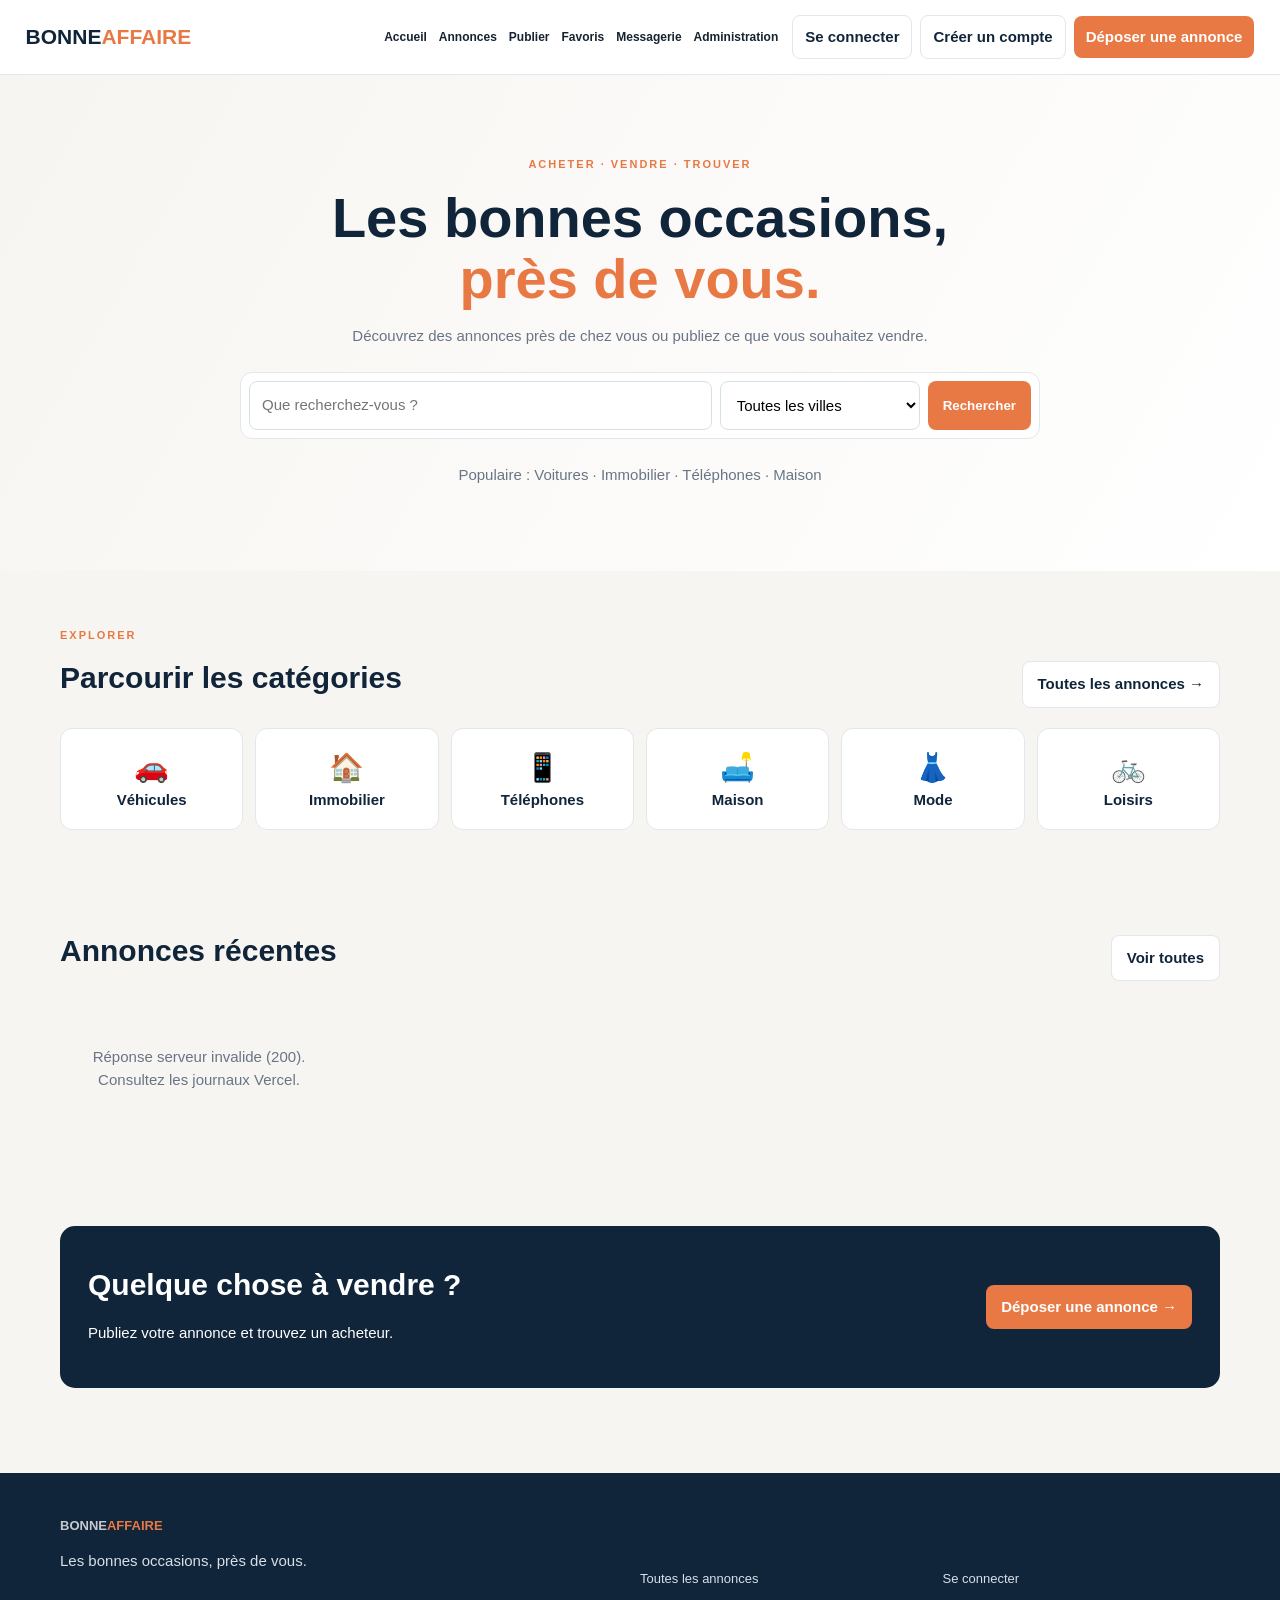
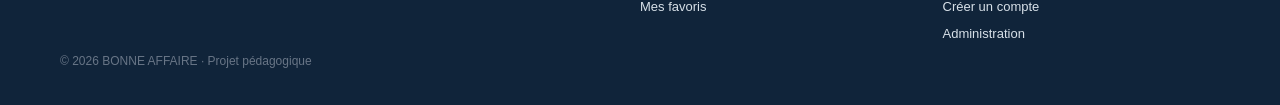
<file: index.html>
<!doctype html>
<html lang="fr">

<head>
    <meta charset="utf-8">
    <meta name="viewport" content="width=device-width,initial-scale=1">
    <title>Index | BONNE AFFAIRE</title>
    <link rel="stylesheet" href="style.css">
</head>

<body>
    <header class="header">
        <div class="container nav">
            <a class="logo" href="index.html">BONNE<span>AFFAIRE</span></a>
            <button class="mobile outline"
                onclick="document.querySelector('.links').classList.toggle('open')">☰</button>
            <nav class="links"><a href="index.html">Accueil</a><a href="recherche.html">Annonces</a><a
                    href="publier.html">Publier</a><a href="favoris.html">Favoris</a><a
                    href="messagerie.html">Messagerie</a><a href="admin.html">Administration</a></nav>
            <div class="nav-actions"><a class="btn outline" href="connexion.html">Se connecter</a><a class="btn outline"
                    href="inscription.html">Créer un compte</a><a class="btn primary" href="publier.html">Déposer une
                    annonce</a></div>
        </div>
    </header>
    <main>
        <section class="hero">
            <div class="container">
                <p class="eyebrow">Acheter · Vendre · Trouver</p>
                <h1>Les bonnes occasions,<br><span>près de vous.</span></h1>
                <p class="lead">Découvrez des annonces près de chez vous ou publiez ce que vous souhaitez vendre.</p>
                <form class="searchbar" action="recherche.html"><input name="q"
                        placeholder="Que recherchez-vous ?"><select name="ville">
                        <option value="">Toutes les villes</option>
                        <option>Casablanca</option>
                        <option>Rabat</option>
                        <option>Marrakech</option>
                        <option>Fès</option>
                        <option>Tanger</option>
                    </select><button class="primary">Rechercher</button></form>
                <p class="muted">Populaire : Voitures · Immobilier · Téléphones · Maison</p>
            </div>
        </section>
        <section class="section">
            <div class="container">
                <div class="section-head">
                    <div>
                        <p class="eyebrow">Explorer</p>
                        <h2>Parcourir les catégories</h2>
                    </div><a class="btn outline" href="recherche.html">Toutes les annonces →</a>
                </div>
                <div class="categories"><a class="category"
                        href="recherche.html?categorie=Véhicules"><span>🚗</span>Véhicules</a><a class="category"
                        href="recherche.html?categorie=Immobilier"><span>🏠</span>Immobilier</a><a class="category"
                        href="recherche.html?categorie=Téléphones"><span>📱</span>Téléphones</a><a class="category"
                        href="recherche.html?categorie=Maison"><span>🛋️</span>Maison</a><a class="category"
                        href="recherche.html?categorie=Mode"><span>👗</span>Mode</a><a class="category"
                        href="recherche.html?categorie=Loisirs"><span>🚲</span>Loisirs</a></div>
            </div>
        </section>
        <section class="section">
            <div class="container">
                <div class="section-head">
                    <h2>Annonces récentes</h2><a class="btn outline" href="recherche.html">Voir toutes</a>
                </div>
                <div id="home-list" class="grid"></div>
            </div>
        </section>
        <section class="section">
            <div class="container banner">
                <div>
                    <h2>Quelque chose à vendre ?</h2>
                    <p>Publiez votre annonce et trouvez un acheteur.</p>
                </div><a class="btn primary" href="publier.html">Déposer une annonce →</a>
            </div>
        </section>
    </main>
    <footer class="footer">
        <div class="container footer-grid">
            <div><a class="logo" style="color:rgba(255, 255, 255, 0.761)" href="index.html">BONNE<span>AFFAIRE</span></a>
                <p>Les bonnes occasions, près de vous.</p>
            </div>
            <div>
                <h3>Explorer</h3><a href="recherche.html">Toutes les annonces</a><a href="favoris.html">Mes favoris</a>
            </div>
            <div>
                <h3>Compte</h3><a href="connexion.html">Se connecter</a><a href="inscription.html">Créer un compte</a><a
                    href="admin.html">Administration</a>
            </div>
        </div>
        <div class="container small">© 2026 BONNE AFFAIRE · Projet pédagogique</div>
    </footer>
    <div id="toast" class="toast hidden"></div>
    <script src="app.js"></script>
</body>

</html>
</file>
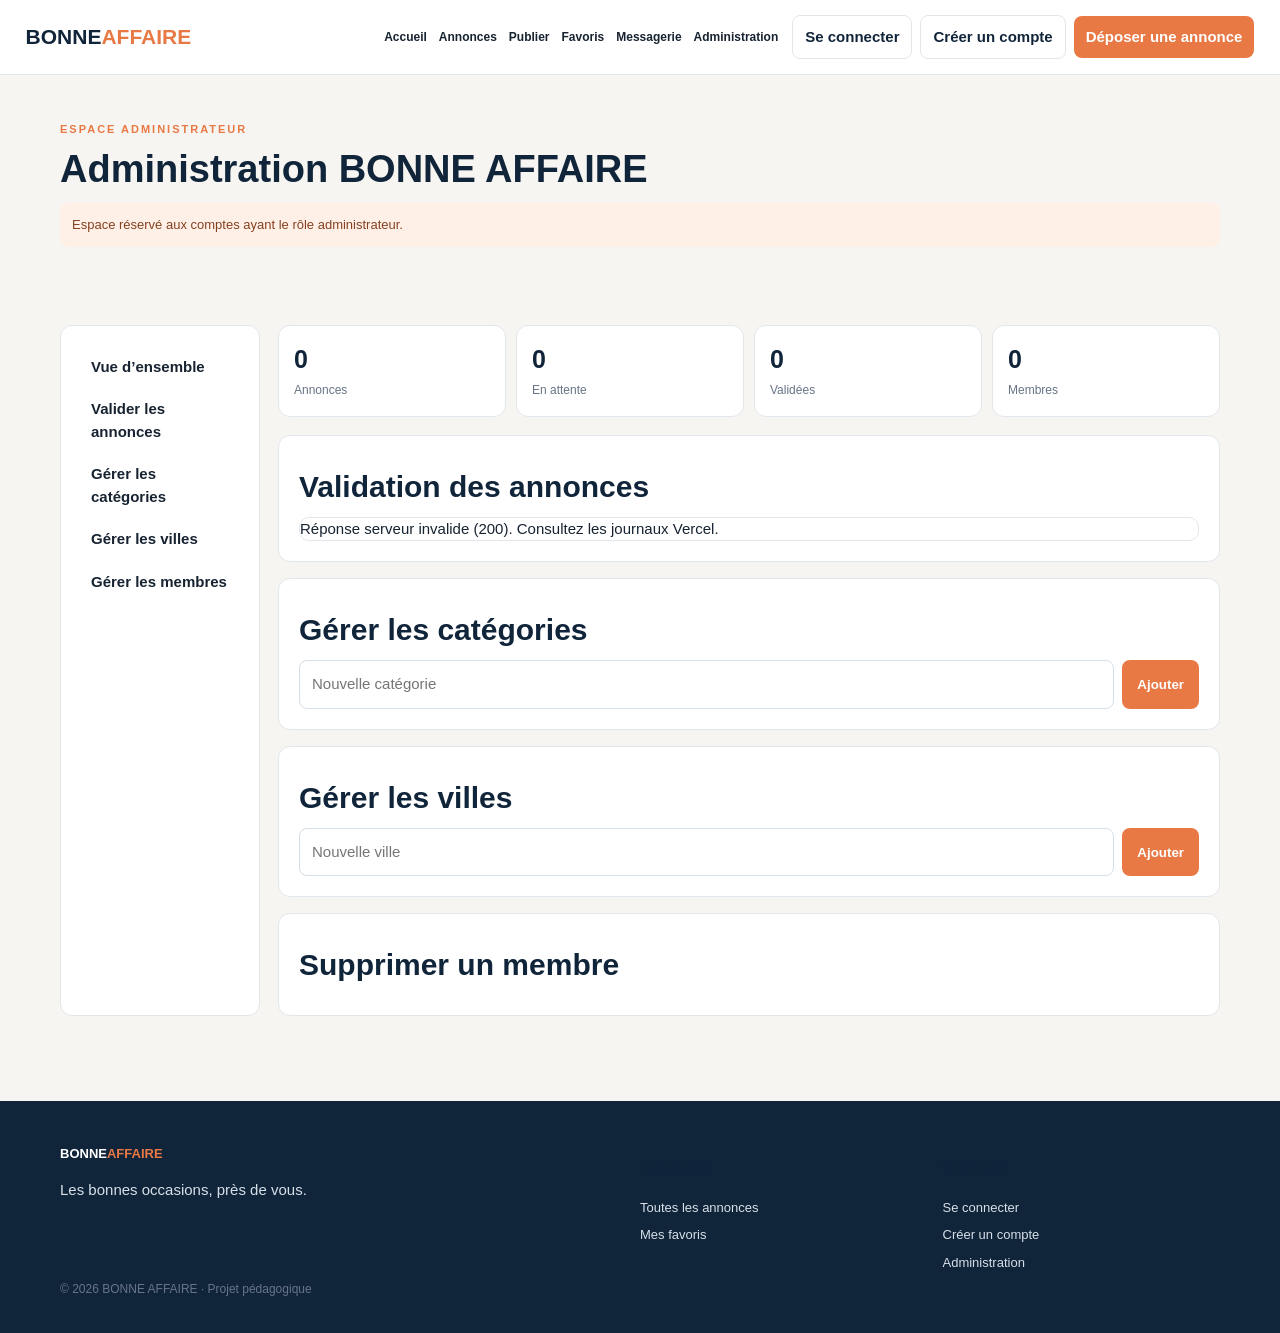
<file: admin.html>
<!doctype html>
<html lang="fr">

<head>
    <meta charset="utf-8">
    <meta name="viewport" content="width=device-width,initial-scale=1">
    <title>Admin | BONNE AFFAIRE</title>
    <link rel="stylesheet" href="style.css">
</head>

<body>
    <header class="header">
        <div class="container nav"><a class="logo" href="index.html">BONNE<span>AFFAIRE</span></a><button
                class="mobile outline" onclick="document.querySelector('.links').classList.toggle('open')">☰</button>
            <nav class="links"><a href="index.html">Accueil</a><a href="recherche.html">Annonces</a><a
                    href="publier.html">Publier</a><a href="favoris.html">Favoris</a><a
                    href="messagerie.html">Messagerie</a><a href="admin.html">Administration</a></nav>
            <div class="nav-actions"><a class="btn outline" href="connexion.html">Se connecter</a><a class="btn outline"
                    href="inscription.html">Créer un compte</a><a class="btn primary" href="publier.html">Déposer une
                    annonce</a></div>
        </div>
    </header>
    <main>
        <div class="container page-intro">
            <p class="eyebrow">Espace administrateur</p>
            <h1>Administration BONNE AFFAIRE</h1>
            <p class="notice">Espace réservé aux comptes ayant le rôle administrateur.</p>
        </div>
        <section class="section">
            <div class="container admin-layout">
                <aside class="panel admin-nav"><a href="#overview">Vue d’ensemble</a><a href="#moderation">Valider les
                        annonces</a><a href="#categories">Gérer les catégories</a><a href="#cities">Gérer les
                        villes</a><a href="#members">Gérer les membres</a></aside>
                <div>
                    <div id="overview" class="stats">
                        <div class="stat"><strong id="total">0</strong><span>Annonces</span></div>
                        <div class="stat"><strong id="pending">0</strong><span>En attente</span></div>
                        <div class="stat"><strong id="approved">0</strong><span>Validées</span></div>
                        <div class="stat"><strong id="members-count">0</strong><span>Membres</span></div>
                    </div>
                    <div id="moderation" class="panel">
                        <h2>Validation des annonces</h2>
                        <div id="admin-ads" class="table-wrap"></div>
                    </div>
                    <div id="categories" class="panel" style="margin-top:16px">
                        <h2>Gérer les catégories</h2>
                        <form id="category-form" class="inline-form"><input id="new-category" required
                                placeholder="Nouvelle catégorie"><button class="primary">Ajouter</button></form>
                        <div id="cat-list"></div>
                    </div>
                    <div id="cities" class="panel" style="margin-top:16px">
                        <h2>Gérer les villes</h2>
                        <form id="city-form" class="inline-form"><input id="new-city" required
                                placeholder="Nouvelle ville"><button class="primary">Ajouter</button></form>
                        <div id="city-list"></div>
                    </div>
                    <div id="members" class="panel" style="margin-top:16px">
                        <h2>Supprimer un membre</h2>
                        <div id="member-list"></div>
                    </div>
                </div>
            </div>
        </section>
    </main>
    <footer class="footer">
        <div class="container footer-grid">
            <div><a class="logo" style="color:white" href="index.html">BONNE<span>AFFAIRE</span></a>
                <p>Les bonnes occasions, près de vous.</p>
            </div>
            <div>
                <h3>Explorer</h3><a href="recherche.html">Toutes les annonces</a><a href="favoris.html">Mes favoris</a>
            </div>
            <div>
                <h3>Compte</h3><a href="connexion.html">Se connecter</a><a href="inscription.html">Créer un compte</a><a
                    href="admin.html">Administration</a>
            </div>
        </div>
        <div class="container small">© 2026 BONNE AFFAIRE · Projet pédagogique</div>
    </footer>
    <div id="toast" class="toast hidden"></div>
    <script src="app.js"></script>
</body>

</html>
</file>
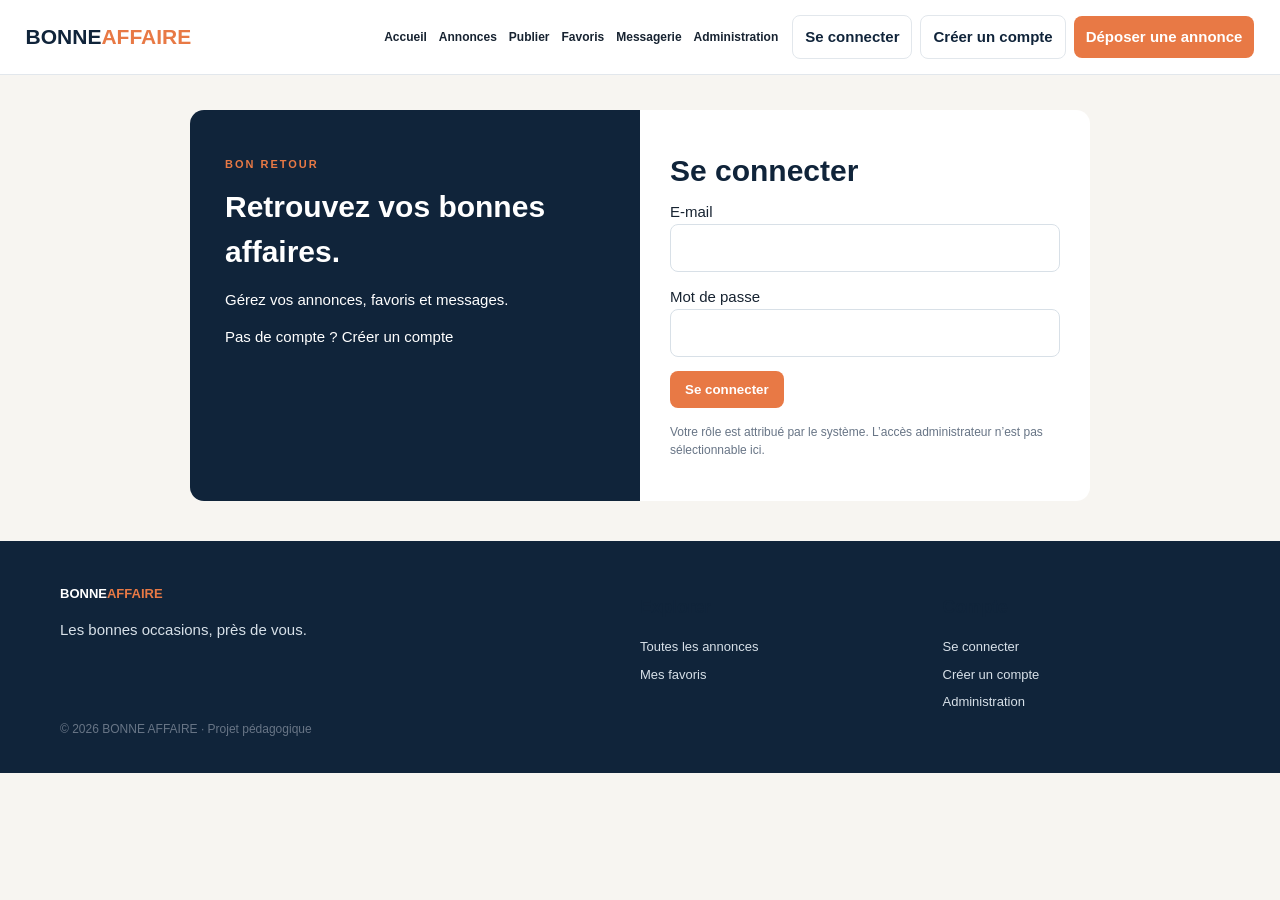
<file: connexion.html>
<!doctype html>
<html lang="fr">

<head>
    <meta charset="utf-8">
    <meta name="viewport" content="width=device-width,initial-scale=1">
    <title>Connexion | BONNE AFFAIRE</title>
    <link rel="stylesheet" href="style.css">
</head>

<body>
    <header class="header">
        <div class="container nav"><a class="logo" href="index.html">BONNE<span>AFFAIRE</span></a><button
                class="mobile outline" onclick="document.querySelector('.links').classList.toggle('open')">☰</button>
            <nav class="links"><a href="index.html">Accueil</a><a href="recherche.html">Annonces</a><a
                    href="publier.html">Publier</a><a href="favoris.html">Favoris</a><a
                    href="messagerie.html">Messagerie</a><a href="admin.html">Administration</a></nav>
            <div class="nav-actions"><a class="btn outline" href="connexion.html">Se connecter</a><a class="btn outline"
                    href="inscription.html">Créer un compte</a><a class="btn primary" href="publier.html">Déposer une
                    annonce</a></div>
        </div>
    </header>
    <main>
        <div class="container">
            <div class="auth">
                <div class="auth-side">
                    <p class="eyebrow">Bon retour</p>
                    <h2>Retrouvez vos bonnes affaires.</h2>
                    <p>Gérez vos annonces, favoris et messages.</p>
                    <p>Pas de compte ? <a href="inscription.html">Créer un compte</a></p>
                </div>
                <div class="auth-main">
                    <h2>Se connecter</h2>
                    <form id="login-form">
                        <div class="field"><label>E-mail</label><input id="login-email" name="email" type="email" required></div>
                        <div class="field"><label>Mot de passe</label><input id="login-password" type="password"
                                required minlength="4"></div>
                        <button class="primary">Se connecter</button>
                        <p id="login-msg" class="muted"></p>
                    </form>
                    <p class="small">Votre rôle est attribué par le système. L’accès administrateur n’est pas sélectionnable ici.</p>
                </div>
            </div>
        </div>
    </main>
    <footer class="footer">
        <div class="container footer-grid">
            <div><a class="logo" style="color:white" href="index.html">BONNE<span>AFFAIRE</span></a>
                <p>Les bonnes occasions, près de vous.</p>
            </div>
            <div>
                <h3>Explorer</h3><a href="recherche.html">Toutes les annonces</a><a href="favoris.html">Mes favoris</a>
            </div>
            <div>
                <h3>Compte</h3><a href="connexion.html">Se connecter</a><a href="inscription.html">Créer un compte</a><a
                    href="admin.html">Administration</a>
            </div>
        </div>
        <div class="container small">© 2026 BONNE AFFAIRE · Projet pédagogique</div>
    </footer>
    <div id="toast" class="toast hidden"></div>
    <script src="app.js"></script>
</body>

</html>
</file>
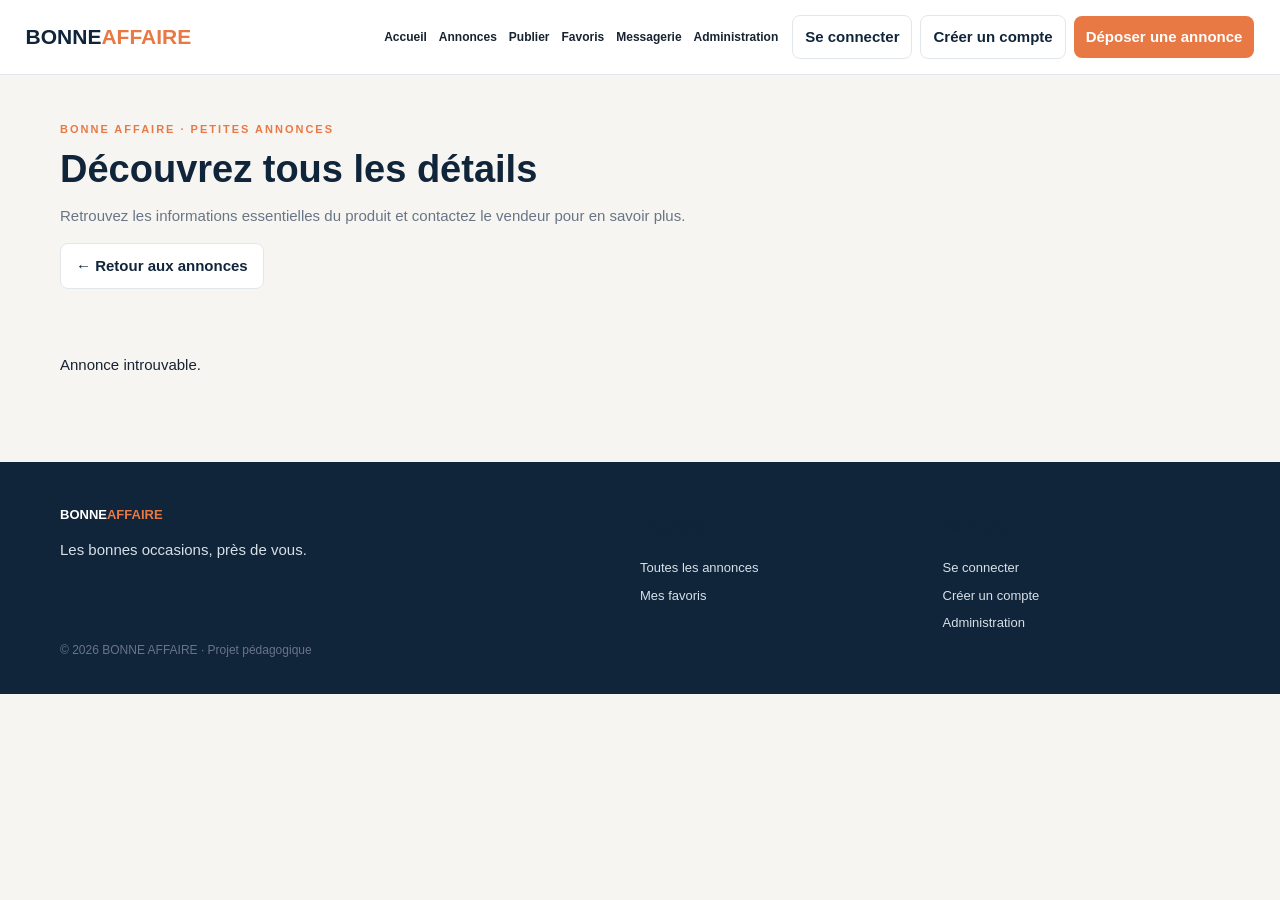
<file: detail.html>
<!doctype html>
<html lang="fr">

<head>
    <meta charset="utf-8">
    <meta name="viewport" content="width=device-width,initial-scale=1">
    <title>Detail | BONNE AFFAIRE</title>
    <link rel="stylesheet" href="style.css">
</head>

<body>
    <header class="header">
        <div class="container nav"><a class="logo" href="index.html">BONNE<span>AFFAIRE</span></a><button
                class="mobile outline" onclick="document.querySelector('.links').classList.toggle('open')">☰</button>
            <nav class="links"><a href="index.html">Accueil</a><a href="recherche.html">Annonces</a><a
                    href="publier.html">Publier</a><a href="favoris.html">Favoris</a><a
                    href="messagerie.html">Messagerie</a><a href="admin.html">Administration</a></nav>
            <div class="nav-actions"><a class="btn outline" href="connexion.html">Se connecter</a><a class="btn outline"
                    href="inscription.html">Créer un compte</a><a class="btn primary" href="publier.html">Déposer une
                    annonce</a></div>
        </div>
    </header>
    <main>
    <div class="container page-intro">
    <p class="eyebrow">BONNE AFFAIRE · Petites annonces</p>
    <h1>Découvrez tous les détails</h1>
    <p class="muted">
        Retrouvez les informations essentielles du produit
        et contactez le vendeur pour en savoir plus.
    </p>
    <a class="btn outline" href="recherche.html">
        ← Retour aux annonces
    </a>
</div>

        <section class="section">
            <div class="container" id="detail"></div>
        </section>
    </main>
    <footer class="footer">
        <div class="container footer-grid">
            <div><a class="logo" style="color:white" href="index.html">BONNE<span>AFFAIRE</span></a>
                <p>Les bonnes occasions, près de vous.</p>
            </div>
            <div>
                <h3>Explorer</h3><a href="recherche.html">Toutes les annonces</a><a href="favoris.html">Mes favoris</a>
            </div>
            <div>
                <h3>Compte</h3><a href="connexion.html">Se connecter</a><a href="inscription.html">Créer un compte</a><a
                    href="admin.html">Administration</a>
            </div>
        </div>
        <div class="container small">© 2026 BONNE AFFAIRE · Projet pédagogique</div>
    </footer>
    <div id="toast" class="toast hidden"></div>
    <script src="app.js"></script>
</body>

</html>
</file>
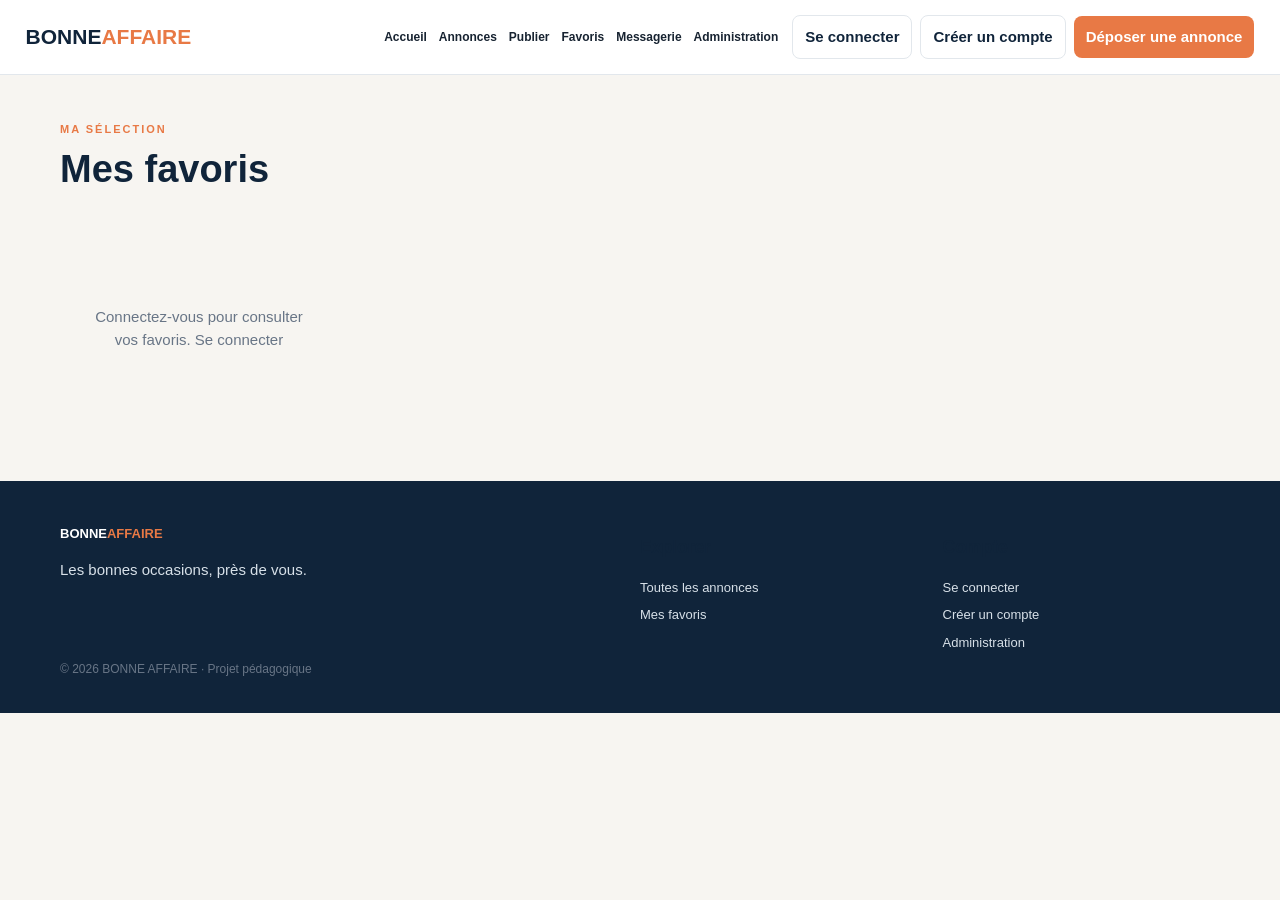
<file: favoris.html>
<!doctype html>
<html lang="fr">

<head>
    <meta charset="utf-8">
    <meta name="viewport" content="width=device-width,initial-scale=1">
    <title>Favoris | BONNE AFFAIRE</title>
    <link rel="stylesheet" href="style.css">
</head>

<body>
    <header class="header">
        <div class="container nav"><a class="logo" href="index.html">BONNE<span>AFFAIRE</span></a><button
                class="mobile outline" onclick="document.querySelector('.links').classList.toggle('open')">☰</button>
            <nav class="links"><a href="index.html">Accueil</a><a href="recherche.html">Annonces</a><a
                    href="publier.html">Publier</a><a href="favoris.html">Favoris</a><a
                    href="messagerie.html">Messagerie</a><a href="admin.html">Administration</a></nav>
            <div class="nav-actions"><a class="btn outline" href="connexion.html">Se connecter</a><a class="btn outline"
                    href="inscription.html">Créer un compte</a><a class="btn primary" href="publier.html">Déposer une
                    annonce</a></div>
        </div>
    </header>
    <main>
        <div class="container page-intro">
            <p class="eyebrow">Ma sélection</p>
            <h1>Mes favoris</h1>
        </div>
        <section class="section">
            <div class="container">
                <div id="fav-list" class="grid"></div>
                <p id="fav-empty" class="empty hidden">Pas encore de favoris. <a href="recherche.html">Explorer les
                        annonces</a></p>
            </div>
        </section>
    </main>
    <footer class="footer">
        <div class="container footer-grid">
            <div><a class="logo" style="color:white" href="index.html">BONNE<span>AFFAIRE</span></a>
                <p>Les bonnes occasions, près de vous.</p>
            </div>
            <div>
                <h3>Explorer</h3><a href="recherche.html">Toutes les annonces</a><a href="favoris.html">Mes favoris</a>
            </div>
            <div>
                <h3>Compte</h3><a href="connexion.html">Se connecter</a><a href="inscription.html">Créer un compte</a><a
                    href="admin.html">Administration</a>
            </div>
        </div>
        <div class="container small">© 2026 BONNE AFFAIRE · Projet pédagogique</div>
    </footer>
    <div id="toast" class="toast hidden"></div>
    <script src="app.js"></script>
</body>

</html>
</file>
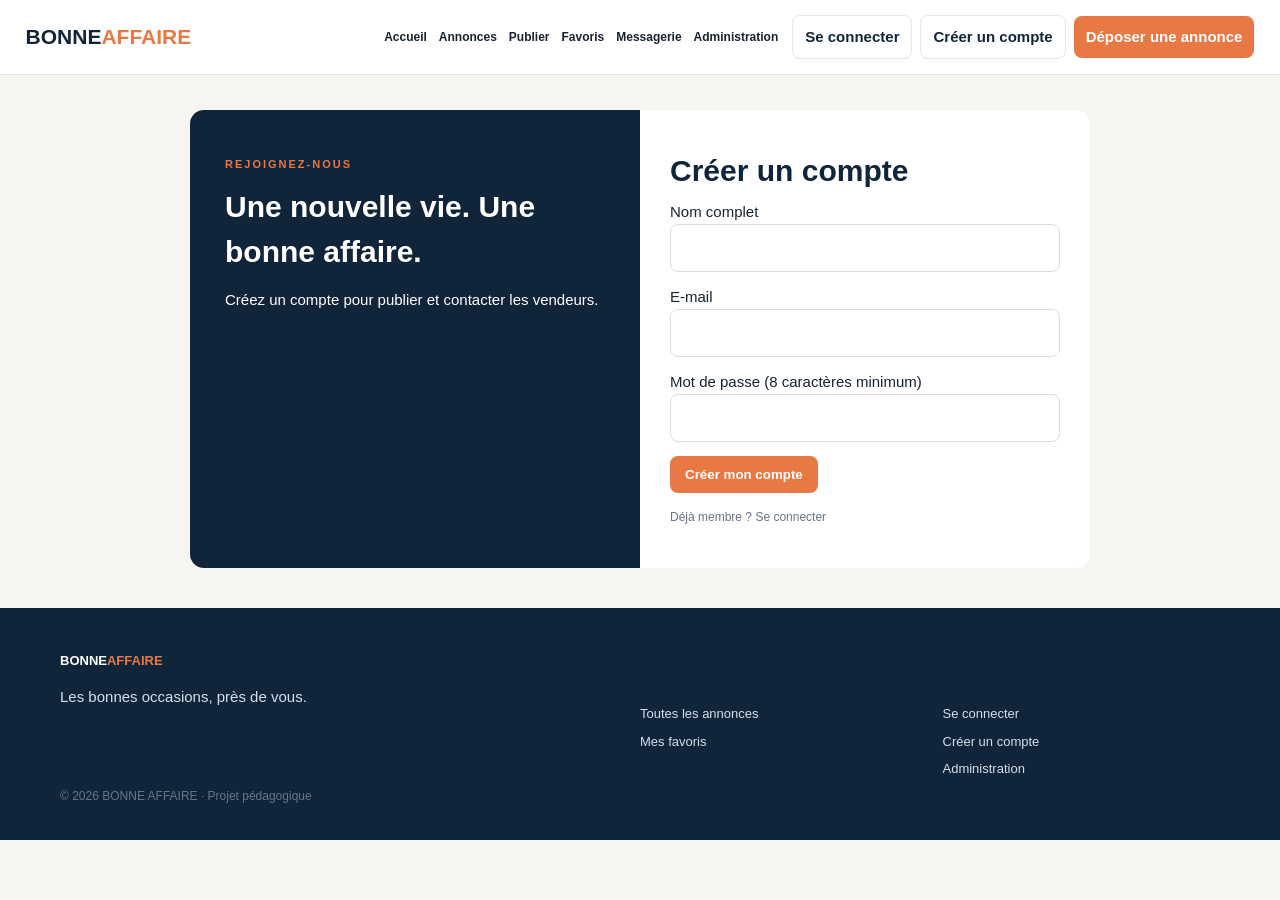
<file: inscription.html>
<!doctype html>
<html lang="fr">

<head>
    <meta charset="utf-8">
    <meta name="viewport" content="width=device-width,initial-scale=1">
    <title>Inscription | BONNE AFFAIRE</title>
    <link rel="stylesheet" href="style.css">
</head>

<body>
    <header class="header">
        <div class="container nav"><a class="logo" href="index.html">BONNE<span>AFFAIRE</span></a><button
                class="mobile outline" onclick="document.querySelector('.links').classList.toggle('open')">☰</button>
            <nav class="links"><a href="index.html">Accueil</a><a href="recherche.html">Annonces</a><a
                    href="publier.html">Publier</a><a href="favoris.html">Favoris</a><a
                    href="messagerie.html">Messagerie</a><a href="admin.html">Administration</a></nav>
            <div class="nav-actions"><a class="btn outline" href="connexion.html">Se connecter</a><a class="btn outline"
                    href="inscription.html">Créer un compte</a><a class="btn primary" href="publier.html">Déposer une
                    annonce</a></div>
        </div>
    </header>
    <main>
        <div class="container">
            <div class="auth">
                <div class="auth-side">
                    <p class="eyebrow">Rejoignez-nous</p>
                    <h2>Une nouvelle vie. Une bonne affaire.</h2>
                    <p>Créez un compte pour publier et contacter les vendeurs.</p>
                </div>
                <div class="auth-main">
                    <h2>Créer un compte</h2>
                    <form id="register-form">
                        <div class="field"><label>Nom complet</label><input id="name" name="name" maxlength="150" required></div>
                        <div class="field"><label>E-mail</label><input id="email" name="email" type="email" required></div>
                        <div class="field"><label>Mot de passe (8 caractères minimum)</label><input id="password" name="password" type="password" minlength="8"
                                required></div><button class="primary">Créer mon compte</button>
                        <p id="reg-msg" class="muted"></p>
                    </form>
                    <p class="small">Déjà membre ? <a href="connexion.html">Se connecter</a></p>
                </div>
            </div>
        </div>
    </main>
    <footer class="footer">
        <div class="container footer-grid">
            <div><a class="logo" style="color:white" href="index.html">BONNE<span>AFFAIRE</span></a>
                <p>Les bonnes occasions, près de vous.</p>
            </div>
            <div>
                <h3>Explorer</h3><a href="recherche.html">Toutes les annonces</a><a href="favoris.html">Mes favoris</a>
            </div>
            <div>
                <h3>Compte</h3><a href="connexion.html">Se connecter</a><a href="inscription.html">Créer un compte</a><a
                    href="admin.html">Administration</a>
            </div>
        </div>
        <div class="container small">© 2026 BONNE AFFAIRE · Projet pédagogique</div>
    </footer>
    <div id="toast" class="toast hidden"></div>
    <script src="app.js"></script>
</body>

</html>
</file>
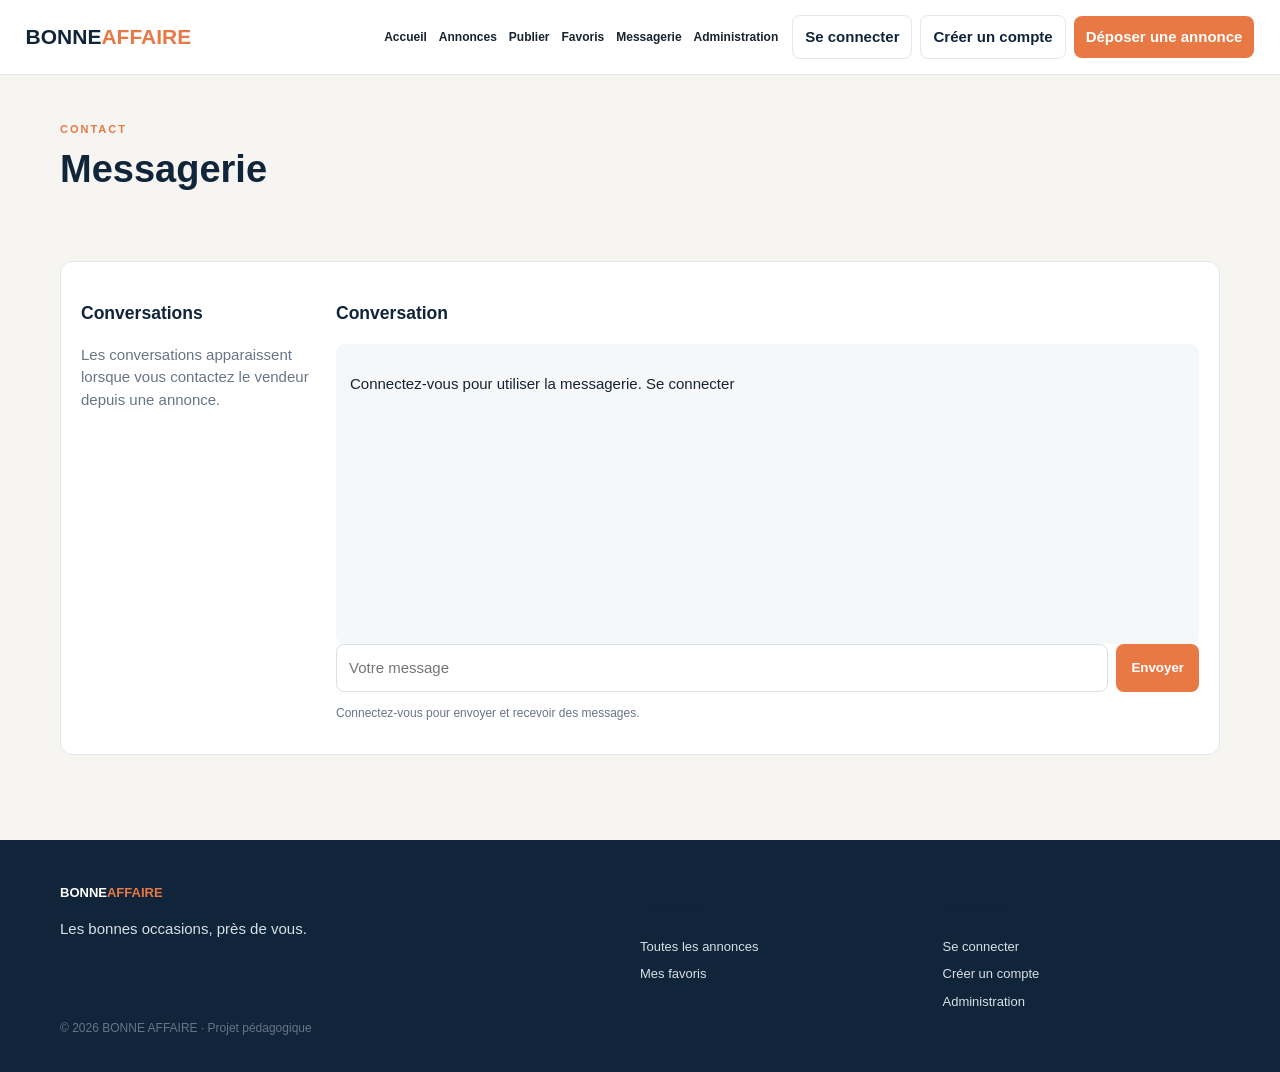
<file: messagerie.html>
<!doctype html>
<html lang="fr">

<head>
    <meta charset="utf-8">
    <meta name="viewport" content="width=device-width,initial-scale=1">
    <title>Messagerie | BONNE AFFAIRE</title>
    <link rel="stylesheet" href="style.css">
</head>

<body>
    <header class="header">
        <div class="container nav"><a class="logo" href="index.html">BONNE<span>AFFAIRE</span></a><button
                class="mobile outline" onclick="document.querySelector('.links').classList.toggle('open')">☰</button>
            <nav class="links"><a href="index.html">Accueil</a><a href="recherche.html">Annonces</a><a
                    href="publier.html">Publier</a><a href="favoris.html">Favoris</a><a
                    href="messagerie.html">Messagerie</a><a href="admin.html">Administration</a></nav>
            <div class="nav-actions"><a class="btn outline" href="connexion.html">Se connecter</a><a class="btn outline"
                    href="inscription.html">Créer un compte</a><a class="btn primary" href="publier.html">Déposer une
                    annonce</a></div>
        </div>
    </header>
    <main>
        <div class="container page-intro">
            <p class="eyebrow">Contact</p>
            <h1>Messagerie</h1>
        </div>
        <section class="section">
            <div class="container panel">
                <div class="message-layout">
                    <div>
                        <h3>Conversations</h3>
                        <p class="muted">Les conversations apparaissent lorsque vous contactez le vendeur depuis une annonce.</p>
                    </div>
                    <div>
                        <h3 id="chat-title">Conversation</h3>
                        <div class="chat-log" id="chat-log"></div>
                        <form id="message-form" class="inline-form"><input id="message" name="message" required
                                placeholder="Votre message"><button class="primary">Envoyer</button></form>
                        <p class="small">Connectez-vous pour envoyer et recevoir des messages.</p>
                    </div>
                </div>
            </div>
        </section>
    </main>
    <footer class="footer">
        <div class="container footer-grid">
            <div><a class="logo" style="color:white" href="index.html">BONNE<span>AFFAIRE</span></a>
                <p>Les bonnes occasions, près de vous.</p>
            </div>
            <div>
                <h3>Explorer</h3><a href="recherche.html">Toutes les annonces</a><a href="favoris.html">Mes favoris</a>
            </div>
            <div>
                <h3>Compte</h3><a href="connexion.html">Se connecter</a><a href="inscription.html">Créer un compte</a><a
                    href="admin.html">Administration</a>
            </div>
        </div>
        <div class="container small">© 2026 BONNE AFFAIRE · Projet pédagogique</div>
    </footer>
    <div id="toast" class="toast hidden"></div>
    <script src="app.js"></script>
</body>

</html>
</file>
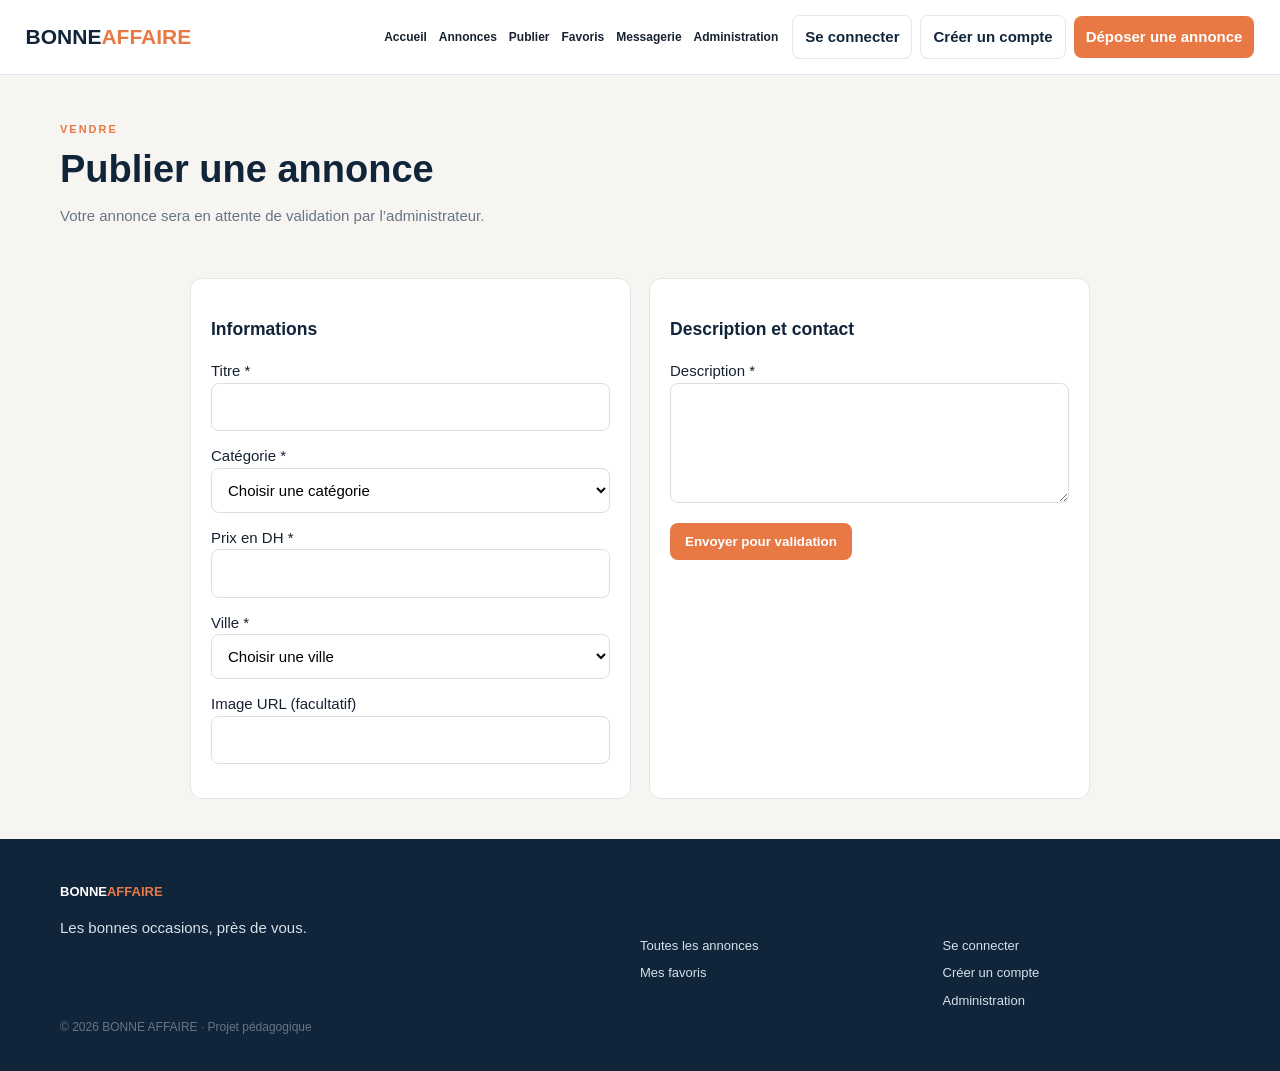
<file: publier.html>
<!doctype html>
<html lang="fr">

<head>
    <meta charset="utf-8">
    <meta name="viewport" content="width=device-width,initial-scale=1">
    <title>Publier | BONNE AFFAIRE</title>
    <link rel="stylesheet" href="style.css">
</head>

<body>
    <header class="header">
        <div class="container nav"><a class="logo" href="index.html">BONNE<span>AFFAIRE</span></a><button
                class="mobile outline" onclick="document.querySelector('.links').classList.toggle('open')">☰</button>
            <nav class="links"><a href="index.html">Accueil</a><a href="recherche.html">Annonces</a><a
                    href="publier.html">Publier</a><a href="favoris.html">Favoris</a><a
                    href="messagerie.html">Messagerie</a><a href="admin.html">Administration</a></nav>
            <div class="nav-actions"><a class="btn outline" href="connexion.html">Se connecter</a><a class="btn outline"
                    href="inscription.html">Créer un compte</a><a class="btn primary" href="publier.html">Déposer une
                    annonce</a></div>
        </div>
    </header>
    <main>
        <div class="container page-intro">
            <p class="eyebrow">Vendre</p>
            <h1>Publier une annonce</h1>
            <p class="muted">Votre annonce sera en attente de validation par l’administrateur.</p>
        </div>
        <div class="container">
            <form id="publish-form" class="form-wrap">
                <div class="form-card">
                    <h3>Informations</h3>
                    <div class="field"><label>Titre *</label><input id="title" name="title" maxlength="200" required></div>
                    <div class="field"><label>Catégorie *</label><select id="category" name="category" required>
                            <option value="">Choisir une catégorie</option>
                        </select></div>
                    <div class="field"><label>Prix en DH *</label><input id="price" name="price" type="number" min="0" step="0.01" required>
                    </div>
                    <div class="field"><label>Ville *</label><select id="city" name="city" required>
                            <option value="">Choisir une ville</option>
                        </select></div>
                    <div class="field"><label>Image URL (facultatif)</label><input id="image" name="image" type="url"></div>
                </div>
                <div class="form-card">
                    <h3>Description et contact</h3>
                    <div class="field"><label>Description *</label><textarea id="description" name="description" required></textarea></div>
                    <button class="primary">Envoyer pour validation</button>
                    <p id="pub-msg"></p>
                </div>
            </form>
        </div>
    </main>
    <footer class="footer">
        <div class="container footer-grid">
            <div><a class="logo" style="color:white" href="index.html">BONNE<span>AFFAIRE</span></a>
                <p>Les bonnes occasions, près de vous.</p>
            </div>
            <div>
                <h3>Explorer</h3><a href="recherche.html">Toutes les annonces</a><a href="favoris.html">Mes favoris</a>
            </div>
            <div>
                <h3>Compte</h3><a href="connexion.html">Se connecter</a><a href="inscription.html">Créer un compte</a><a
                    href="admin.html">Administration</a>
            </div>
        </div>
        <div class="container small">© 2026 BONNE AFFAIRE · Projet pédagogique</div>
    </footer>
    <div id="toast" class="toast hidden"></div>
    <script src="app.js"></script>
</body>

</html>
</file>
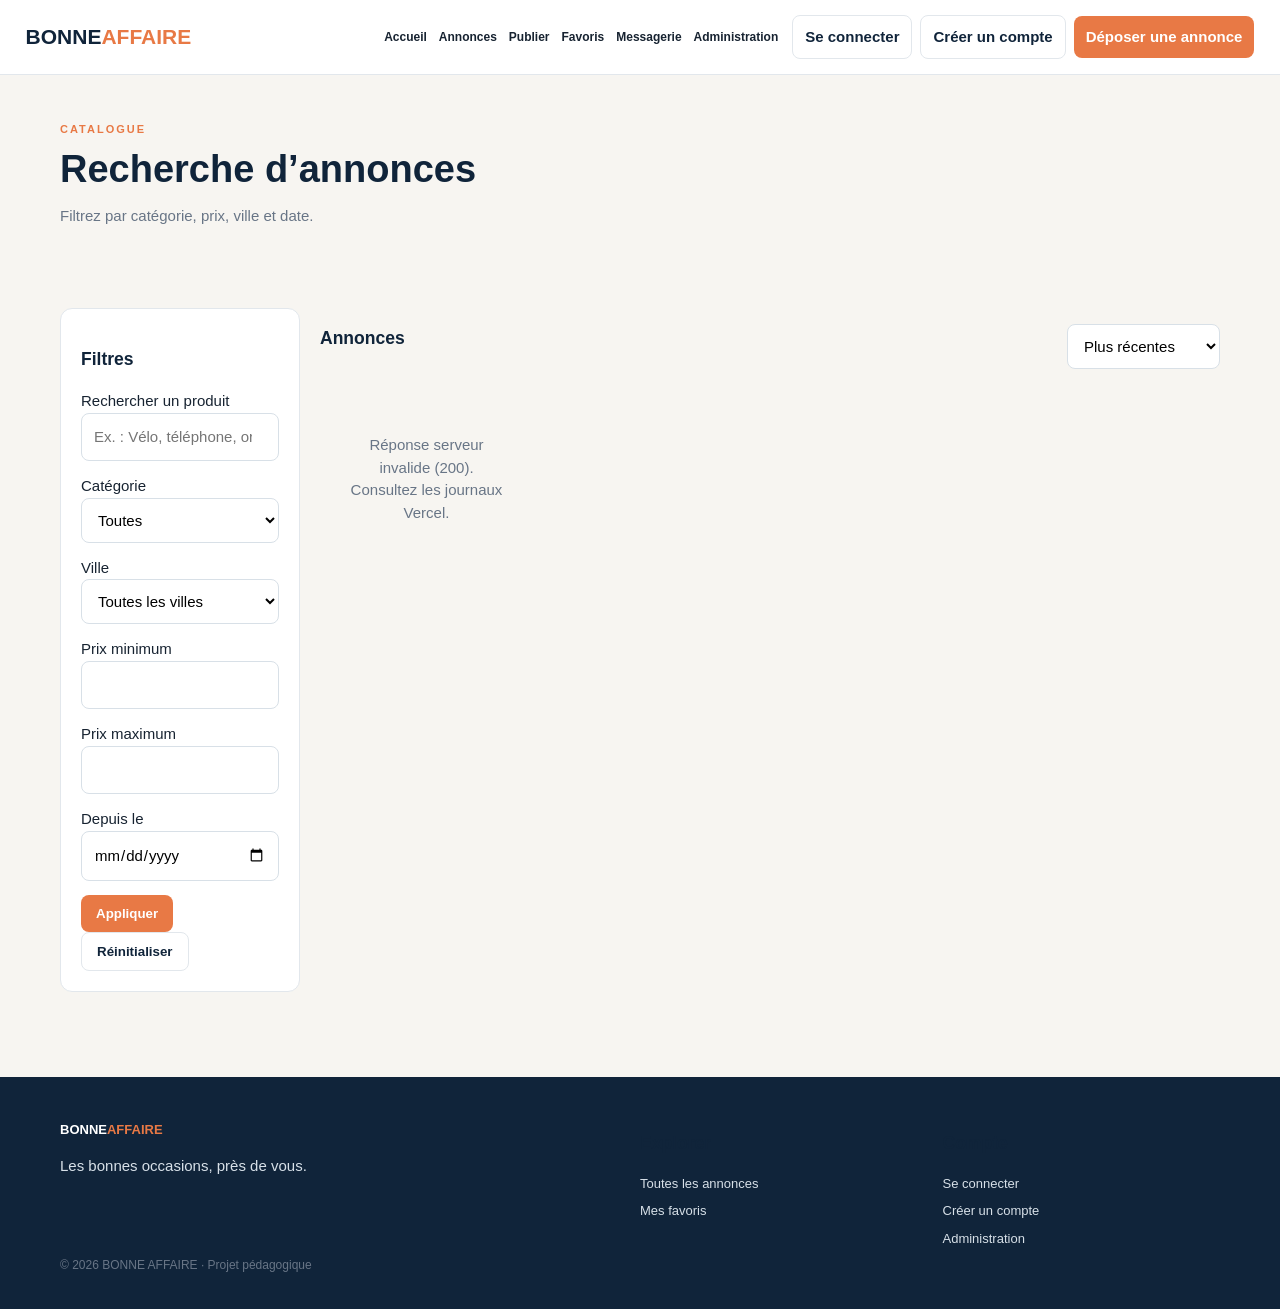
<file: recherche.html>
<!doctype html>
<html lang="fr">

<head>
    <meta charset="utf-8">
    <meta name="viewport" content="width=device-width,initial-scale=1">
    <title>Recherche | BONNE AFFAIRE</title>
    <link rel="stylesheet" href="style.css">
</head>

<body>
    <header class="header">
        <div class="container nav"><a class="logo" href="index.html">BONNE<span>AFFAIRE</span></a><button
                class="mobile outline" onclick="document.querySelector('.links').classList.toggle('open')">☰</button>
            <nav class="links"><a href="index.html">Accueil</a><a href="recherche.html">Annonces</a><a
                    href="publier.html">Publier</a><a href="favoris.html">Favoris</a><a
                    href="messagerie.html">Messagerie</a><a href="admin.html">Administration</a></nav>
            <div class="nav-actions"><a class="btn outline" href="connexion.html">Se connecter</a><a class="btn outline"
                    href="inscription.html">Créer un compte</a><a class="btn primary" href="publier.html">Déposer une
                    annonce</a></div>
        </div>
    </header>
    <main>
        <div class="container page-intro">
            <p class="eyebrow">Catalogue</p>
            <h1>Recherche d’annonces</h1>
            <p class="muted">Filtrez par catégorie, prix, ville et date.</p>
        </div>
        <section class="section">
            <div class="container layout">
                <aside class="panel">
                    <h3>Filtres</h3>
                    <form id="filter-form">
                    <div class="field">
                        <label for="search-keyword">Rechercher un produit</label>
                        <input
                            id="search-keyword"
                            name="q"
                            type="search"
                            placeholder="Ex. : Vélo, téléphone, ordinateur..."
                            autocomplete="off"
                        >
                    </div>
                        <div class="field"><label>Catégorie</label><select name="categorie" id="categorie">
                                <option value="">Toutes</option>
                                <option>Véhicules</option>
                                <option>Immobilier</option>
                                <option>Téléphones</option>
                                <option>Maison</option>
                                <option>Mode</option>
                                <option>Loisirs</option>
                            </select></div>
                        <div class="field"><label>Ville</label><select name="ville" id="ville">
                                <option value="">Toutes les villes</option>
                                <option>Casablanca</option>
                                <option>Rabat</option>
                                <option>Marrakech</option>
                                <option>Fès</option>
                                <option>Tanger</option>
                            </select></div>
                        <div class="field"><label>Prix minimum</label><input name="min" type="number" min="0"></div>
                        <div class="field"><label>Prix maximum</label><input name="max" type="number" min="0"></div>
                        <div class="field"><label>Depuis le</label><input name="date" type="date"></div><button
                            class="primary">Appliquer</button> <button type="reset"
                            class="outline">Réinitialiser</button>
                    </form>
                </aside>
                <div>
                    <div class="section-head">
                        <h3 id="count">Annonces</h3><select id="sort" style="width:auto">
                            <option value="recent">Plus récentes</option>
                            <option value="low">Prix croissant</option>
                            <option value="high">Prix décroissant</option>
                        </select>
                    </div>
                    <div id="search-list" class="grid"></div>
                </div>
            </div>
        </section>
    </main>
    <footer class="footer">
        <div class="container footer-grid">
            <div><a class="logo" style="color:white" href="index.html">BONNE<span>AFFAIRE</span></a>
                <p>Les bonnes occasions, près de vous.</p>
            </div>
            <div>
                <h3>Explorer</h3><a href="recherche.html">Toutes les annonces</a><a href="favoris.html">Mes favoris</a>
            </div>
            <div>
                <h3>Compte</h3><a href="connexion.html">Se connecter</a><a href="inscription.html">Créer un compte</a><a
                    href="admin.html">Administration</a>
            </div>
        </div>
        <div class="container small">© 2026 BONNE AFFAIRE · Projet pédagogique</div>
    </footer>
    <div id="toast" class="toast hidden"></div>
    <script src="app.js"></script>
</body>

</html>
</file>
<file: style.css>
* {
    box-sizing: border-box
}

:root {
    --navy: #10243a;
    --orange: #e87945;
    --cream: #f7f5f1;
    --muted: #687586;
    --line: #e2e7ec
}

body {
    margin: 0;
    background: var(--cream);
    color: #172331;
    font: 15px Arial, sans-serif;
    line-height: 1.5
}

a {
    color: inherit;
    text-decoration: none
}

button,
.btn {
    cursor: pointer;
    border: 0;
    border-radius: 8px;
    padding: 11px 15px;
    font-weight: bold;
    display: inline-block
}

.primary {
    background: var(--orange);
    color: white
}

.outline {
    background: white;
    border: 1px solid var(--line);
    color: var(--navy)
}

.container {
    width: min(1160px, 92%);
    margin: auto
}

.header {
    background: white;
    border-bottom: 1px solid var(--line);
    position: sticky;
    top: 0;
    z-index: 5
}

.nav {
    min-height: 74px;
    display: flex;
    align-items: center;
    gap: 14px;
    flex-wrap: nowrap
}

.header .nav.container {
    width: min(1600px, 96%)
}

.logo {
    font-size: 21px;
    font-weight: 900;
    color: var(--navy);
    white-space: nowrap;
    flex: 0 0 auto
}

.logo span,
h1 span {
    color: var(--orange)
}

.links {
    display: flex;
    gap: 12px;
    margin-left: auto;
    flex: 0 0 auto;
    white-space: nowrap
}

.links a {
    font-size: 12px;
    font-weight: bold
}

.nav-actions {
    display: flex;
    align-items: center;
    gap: 8px;
    flex: 0 0 auto;
    white-space: nowrap
}

.nav-actions .btn {
    padding: 10px 12px
}

.mobile {
    display: none
}

.hero {
    text-align: center;
    padding: 70px 0;
    background: linear-gradient(120deg, #f7f5f1, #fff)
}

.eyebrow {
    text-transform: uppercase;
    letter-spacing: 2px;
    color: var(--orange);
    font-size: 11px;
    font-weight: bold
}

h1 {
    font-size: clamp(34px, 5vw, 56px);
    line-height: 1.1;
    color: var(--navy);
    margin: 14px auto
}

h2 {
    color: var(--navy);
    font-size: 30px;
    margin: 8px 0
}

h3 {
    color: var(--navy)
}

.lead,
.muted {
    color: var(--muted)
}

.searchbar {
    display: grid;
    grid-template-columns: 1fr 200px auto;
    gap: 8px;
    max-width: 800px;
    margin: 25px auto;
    background: white;
    padding: 8px;
    border: 1px solid var(--line);
    border-radius: 12px
}

input,
select,
textarea {
    width: 100%;
    padding: 12px;
    border: 1px solid #d8e0e7;
    border-radius: 8px;
    background: white;
    font: inherit
}

textarea {
    min-height: 120px
}

.section {
    padding: 45px 0
}

.section-head {
    display: flex;
    justify-content: space-between;
    align-items: end;
    margin-bottom: 20px
}

.categories {
    display: grid;
    grid-template-columns: repeat(6, 1fr);
    gap: 12px
}

.category,
.panel,
.card,
.form-card,
.stat {
    background: white;
    border: 1px solid var(--line);
    border-radius: 12px
}

.category {
    text-align: center;
    padding: 18px 8px;
    font-weight: bold;
    color: var(--navy)
}

.category span {
    display: block;
    font-size: 28px
}

.grid {
    display: grid;
    grid-template-columns: repeat(4, 1fr);
    gap: 16px
}

.card {
    overflow: hidden
}

.photo {
    height: 150px;
    background: #e9edf0;
    display: flex;
    align-items: center;
    justify-content: center;
    font-size: 48px;
    position: relative
}

.photo img {
    width: 100%;
    height: 100%;
    object-fit: cover
}

.tag {
    position: absolute;
    left: 8px;
    top: 8px;
    background: white;
    padding: 4px 7px;
    border-radius: 5px;
    font-size: 11px
}

.card-body {
    padding: 14px
}

.card-body h3 {
    font-size: 15px
}

.price {
    color: var(--orange);
    font-weight: 900;
    font-size: 19px
}

.meta,
.small {
    font-size: 12px;
    color: var(--muted)
}

.card-actions {
    display: flex;
    gap: 7px
}

.card-actions>* {
    flex: 1;
    text-align: center;
    font-size: 12px;
    padding: 9px
}

.banner {
    background: var(--navy);
    color: white;
    padding: 28px;
    border-radius: 15px;
    display: flex;
    justify-content: space-between;
    align-items: center
}

.banner h2 {
    color: white
}

.footer {
    background: var(--navy);
    color: #d7e0e8;
    padding: 35px 0;
    margin-top: 40px
}

.footer-grid {
    display: grid;
    grid-template-columns: 2fr 1fr 1fr;
    gap: 25px
}

.footer a {
    display: block;
    margin: 8px 0;
    font-size: 13px
}

.page-intro {
    padding: 35px 0 20px
}

.page-intro h1 {
    font-size: 38px;
    margin: 6px 0
}

.layout {
    display: grid;
    grid-template-columns: 240px 1fr;
    gap: 20px
}

.panel,
.form-card {
    padding: 20px
}

.field {
    margin-bottom: 14px
}

.form-wrap {
    max-width: 900px;
    margin: 15px auto;
    display: grid;
    grid-template-columns: 1fr 1fr;
    gap: 18px
}

.full {
    grid-column: 1/-1
}

.auth {
    max-width: 900px;
    margin: 35px auto;
    display: grid;
    grid-template-columns: 1fr 1fr;
    background: white;
    border-radius: 14px;
    overflow: hidden
}

.auth-side {
    background: var(--navy);
    color: white;
    padding: 35px
}

.auth-side h2 {
    color: white
}

.auth-main {
    padding: 30px
}

.detail-grid {
    display: grid;
    grid-template-columns: 1.2fr .8fr;
    gap: 20px
}

.detail-photo {
    height: 350px;
    background: #e9edf0;
    border-radius: 12px;
    display: flex;
    align-items: center;
    justify-content: center;
    font-size: 80px;
    overflow: hidden
}

.detail-photo img {
    width: 100%;
    height: 100%;
    object-fit: cover
}

.admin-layout {
    display: grid;
    grid-template-columns: 200px 1fr;
    gap: 18px
}

.admin-nav a {
    display: block;
    padding: 10px;
    border-radius: 7px;
    font-weight: bold
}

.admin-nav a:hover {
    background: #fff0e7
}

.stats {
    display: grid;
    grid-template-columns: repeat(4, 1fr);
    gap: 10px;
    margin-bottom: 18px
}

.stat {
    padding: 15px
}

.stat strong {
    display: block;
    font-size: 25px;
    color: var(--navy)
}

.stat span {
    font-size: 12px;
    color: var(--muted)
}

.table-wrap {
    overflow: auto;
    background: white;
    border: 1px solid var(--line);
    border-radius: 10px
}

table {
    width: 100%;
    border-collapse: collapse;
    min-width: 600px
}

td,
th {
    text-align: left;
    padding: 11px;
    border-bottom: 1px solid var(--line);
    font-size: 13px
}

th {
    background: #f4f6f8
}

.status {
    font-size: 11px;
    font-weight: bold;
    padding: 4px 7px;
    border-radius: 20px;
    background: #fff1d8
}

.approved {
    background: #e4f5eb;
    color: #17643e
}

.rejected {
    background: #ffebeb;
    color: #a52b2b
}

.notice {
    padding: 12px;
    background: #fff0e7;
    border-radius: 8px;
    color: #85401f;
    font-size: 13px
}

.success {
    background: #e5f6eb;
    color: #17643e
}

.inline-form {
    display: flex;
    gap: 8px
}

.inline-form input {
    flex: 1
}

.message-layout {
    display: grid;
    grid-template-columns: 240px 1fr;
    gap: 15px
}

.chat-log {
    height: 300px;
    overflow: auto;
    background: #f5f7f9;
    padding: 14px;
    border-radius: 9px
}

.bubble {
    background: white;
    border: 1px solid var(--line);
    border-radius: 10px;
    padding: 10px;
    margin: 7px 0;
    max-width: 80%
}

.mine {
    margin-left: auto;
    background: #fff0e7
}

.empty {
    text-align: center;
    padding: 30px;
    color: var(--muted)
}

.hidden {
    display: none !important
}

.toast {
    position: fixed;
    bottom: 18px;
    right: 18px;
    background: var(--navy);
    color: white;
    padding: 12px 16px;
    border-radius: 9px;
    z-index: 20
}

@media(max-width:900px) {
    .links {
        gap: 8px
    }

    .links a {
        font-size: 11px
    }

    .grid {
        grid-template-columns: repeat(3, 1fr)
    }

    .categories {
        grid-template-columns: repeat(3, 1fr)
    }
}

@media(max-width:1100px) {
    .nav {
        flex-wrap: wrap;
        padding: 12px 0
    }

    .mobile {
        display: block;
        margin-left: auto
    }

    .links {
        display: none;
        order: 4;
        width: 100%;
        flex-direction: column;
        padding: 12px;
        background: #f5f7f9
    }

    .links.open {
        display: flex
    }

    .nav-actions {
        display: none
    }
}

@media(max-width:700px) {
    .searchbar,
    .layout,
    .detail-grid,
    .auth,
    .admin-layout,
    .message-layout,
    .form-wrap {
        grid-template-columns: 1fr
    }

    .full {
        grid-column: auto
    }

    .grid {
        grid-template-columns: repeat(2, 1fr)
    }

    .stats {
        grid-template-columns: repeat(2, 1fr)
    }

    .footer-grid {
        grid-template-columns: 1fr
    }

    .banner,
    .section-head {
        align-items: start;
        flex-direction: column
    }
}

@media(max-width:420px) {
    .grid {
        grid-template-columns: 1fr
    }

    .categories {
        grid-template-columns: repeat(2, 1fr)
    }
}
</file>
